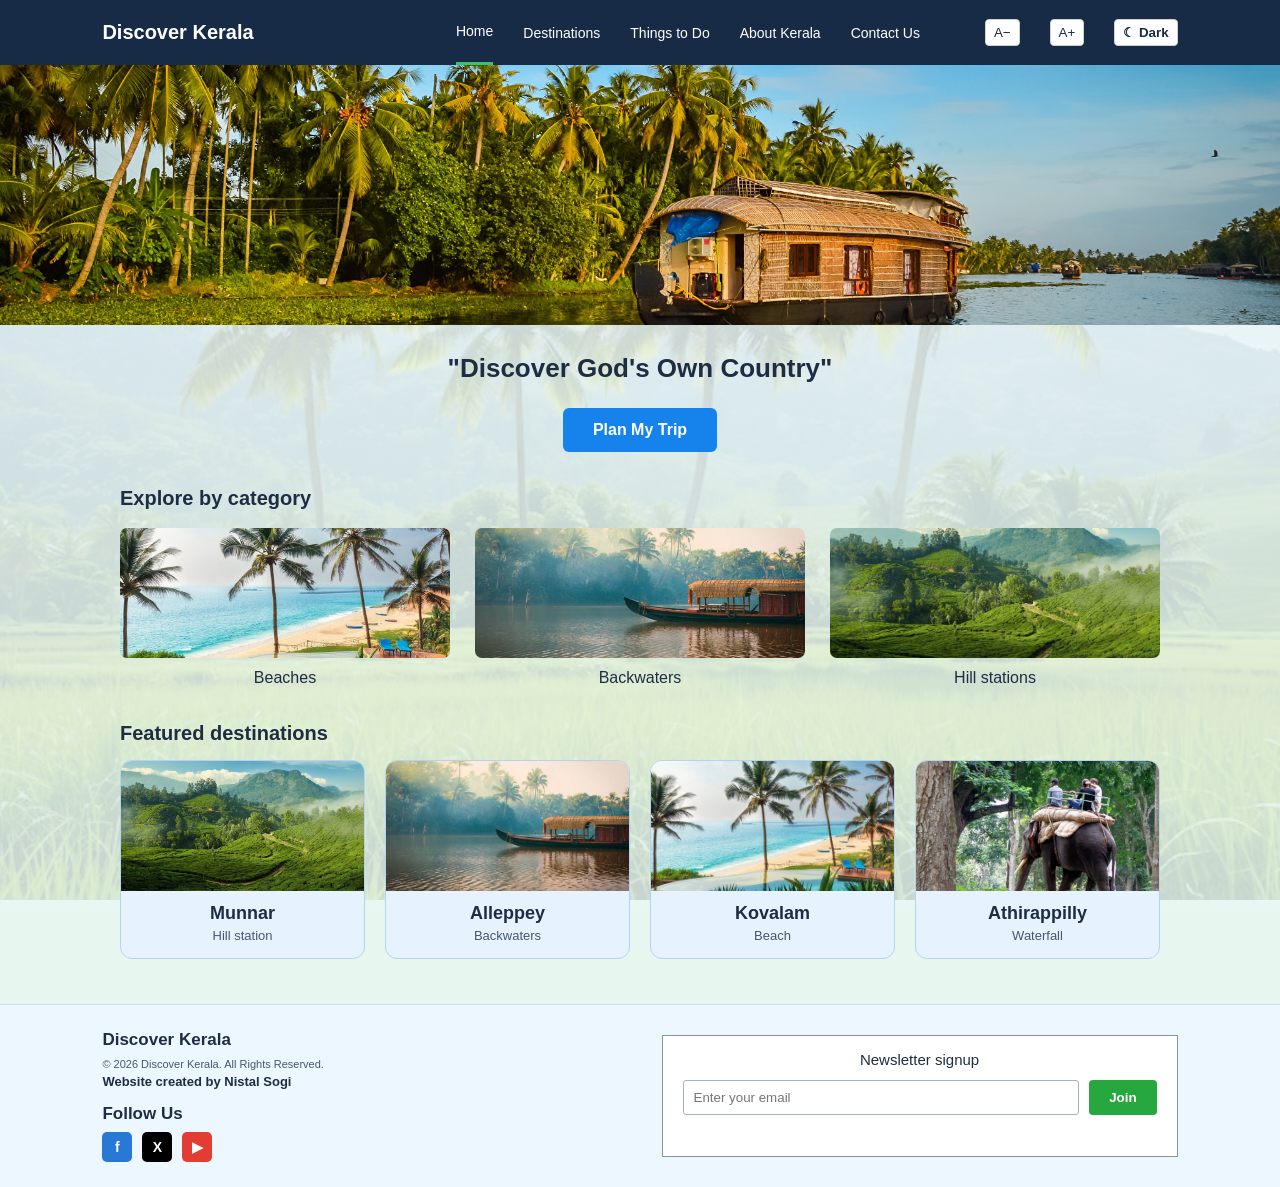
<file: index.html>
<!DOCTYPE html>
<html lang="en">

<head>
    <meta charset="UTF-8">
    <meta name="viewport" content="width=device-width, initial-scale=1.0">
    <title>Discover Kerala</title>
    <link rel="stylesheet" href="style.css">
</head>

<body>
    <header class="navbar">
        <div class="logo">Discover Kerala</div>
        <nav aria-label="Main navigation">
            <a href="index.html" class="active">Home</a>
            <a href="destinations.html">Destinations</a>
            <a href="things-to-do.html">Things to Do</a>
            <a href="about-kerala.html">About Kerala</a>
            <a href="contact-us.html">Contact Us</a>
            <div id="google_translate_element"></div>
            <button type="button" class="size-btn" onclick="changeTextSize(-1)"
                aria-label="Decrease text size">A&minus;</button>
            <button type="button" class="size-btn" onclick="changeTextSize(1)"
                aria-label="Increase text size">A+</button>
            <button type="button" class="size-btn mode-btn" id="modeBtn" onclick="toggleMode()"
                aria-label="Switch between dark and light mode">&#9790; Dark</button>
        </nav>
    </header>
    <main>
        <section class="hero">
            <img src="IMAGE.jpg" alt="Kerala Backwaters">
            <div class="birds" aria-hidden="true">
                <div class="bird b1"><svg viewBox="0 0 40 20">
                        <path d="M2 14 Q10 0 20 12 Q30 0 38 14" />
                    </svg></div>
                <div class="bird b2"><svg viewBox="0 0 40 20">
                        <path d="M2 14 Q10 0 20 12 Q30 0 38 14" />
                    </svg></div>
                <div class="bird b3"><svg viewBox="0 0 40 20">
                        <path d="M2 14 Q10 0 20 12 Q30 0 38 14" />
                    </svg></div>
                <div class="bird b4"><svg viewBox="0 0 40 20">
                        <path d="M2 14 Q10 0 20 12 Q30 0 38 14" />
                    </svg></div>
            </div>
        </section>
        <section class="welcome">
            <h1>"Discover God's Own Country"</h1>
            <button type="button" onclick="planTrip()">Plan My Trip</button>
        </section>
        <section class="categories">
            <h2>Explore by category</h2>
            <div class="category-container">
                <div class="category-card"><a href="destinations.html#beach"><img src="Beach image.jpeg"
                            alt="Kerala Beaches">
                        <h3>Beaches</h3>
                    </a></div>
                <div class="category-card"><a href="destinations.html#backwaters"><img src="Backwater image.jpeg"
                            alt="Kerala Backwaters">
                        <h3>Backwaters</h3>
                    </a></div>
                <div class="category-card"><a href="destinations.html#hill-station"><img src="Hill image.jpeg"
                            alt="Kerala Hill Stations">
                        <h3>Hill stations</h3>
                    </a></div>
            </div>
        </section>
        <section class="featured">
            <h2>Featured destinations</h2>
            <div class="dest-grid">
                <a class="dest-card" href="munnar.html">
                    <img src="Hill image.jpeg" alt="Tea-covered hills of Munnar">
                    <h3>Munnar</h3>
                    <span>Hill station</span>
                </a>
                <a class="dest-card" href="alleppey.html">
                    <img src="Backwater image.jpeg" alt="Backwaters at Alleppey">
                    <h3>Alleppey</h3>
                    <span>Backwaters</span>
                </a>
                <a class="dest-card" href="kovalam.html">
                    <img src="Beach image.jpeg" alt="Beach at Kovalam">
                    <h3>Kovalam</h3>
                    <span>Beach</span>
                </a>
                <a class="dest-card" href="athirappilly.html">
                    <img src="wildlife safari image.jpeg" alt="Forest near Athirappilly Falls">
                    <h3>Athirappilly</h3>
                    <span>Waterfall</span>
                </a>
            </div>
        </section>
    </main>
    <footer>
        <div class="footer-info">
            <h3>Discover Kerala</h3>
            <p>&copy; 2026 Discover Kerala. All Rights Reserved.</p>
            <p>Website created by Nistal Sogi</p>
            <h3>Follow Us</h3>
            <div class="social-icons">
                <a href="https://www.facebook.com" aria-label="Facebook" target="_blank" rel="noopener">f</a>
                <a href="https://x.com" aria-label="X" target="_blank" rel="noopener">X</a>
                <a href="https://www.youtube.com" aria-label="YouTube" target="_blank" rel="noopener">&#9654;</a>
            </div>
        </div>
        <div class="newsletter">
            <h3>Newsletter signup</h3>
            <div class="newsletter-form">
                <label for="email" class="sr">Email address</label>
                <input type="email" id="email" placeholder="Enter your email">
                <button type="button" onclick="joinNewsletter()">Join</button>
            </div>
            <p id="newsletter-msg" role="status" class="msg"></p>
        </div>
    </footer>
    <script src="script.js"></script>
    <script src="https://translate.google.com/translate_a/element.js?cb=googleTranslateElementInit"></script>
</body>

</html>
</file>
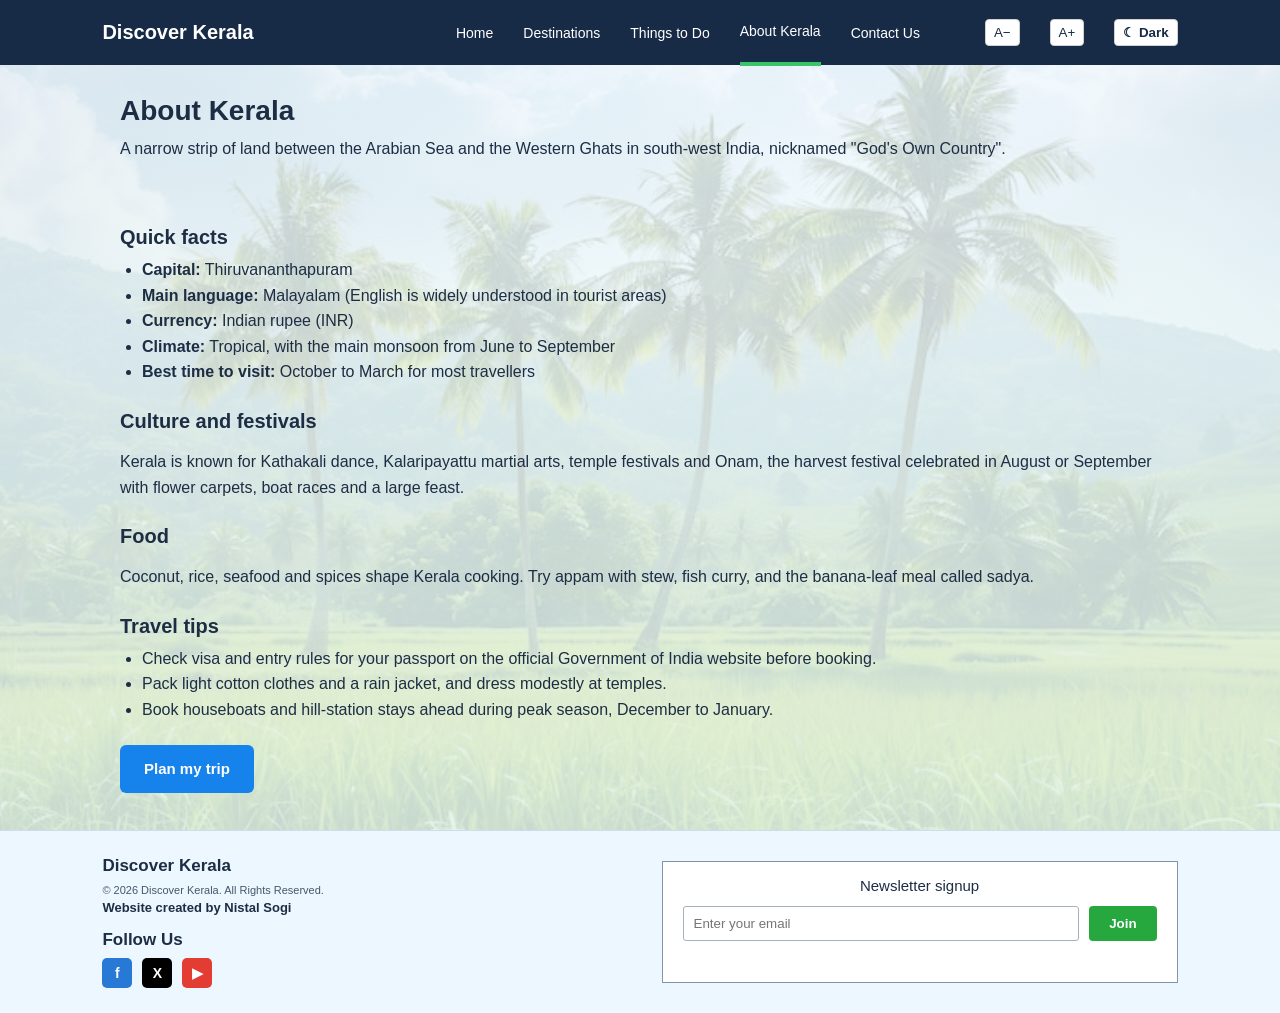
<file: about-kerala.html>
<!DOCTYPE html>
<html lang="en">

<head>
    <meta charset="UTF-8">
    <meta name="viewport" content="width=device-width, initial-scale=1.0">
    <title>About Kerala - Discover Kerala</title>
    <link rel="stylesheet" href="style.css">
</head>

<body>
    <header class="navbar">
        <div class="logo">Discover Kerala</div>
        <nav aria-label="Main navigation">
            <a href="index.html">Home</a>
            <a href="destinations.html">Destinations</a>
            <a href="things-to-do.html">Things to Do</a>
            <a href="about-kerala.html" class="active">About Kerala</a>
            <a href="contact-us.html">Contact Us</a>
            <div id="google_translate_element"></div>
            <button type="button" class="size-btn" onclick="changeTextSize(-1)"
                aria-label="Decrease text size">A&minus;</button>
            <button type="button" class="size-btn" onclick="changeTextSize(1)"
                aria-label="Increase text size">A+</button>
            <button type="button" class="size-btn mode-btn" id="modeBtn" onclick="toggleMode()"
                aria-label="Switch between dark and light mode">&#9790; Dark</button>
        </nav>
    </header>
    <main>
        <section class="page-heading">
            <h1>About Kerala</h1>
            <p>A narrow strip of land between the Arabian Sea and the Western Ghats in south-west India, nicknamed
                "God's Own Country".</p>
        </section>
        <section class="content">
            <h2>Quick facts</h2>
            <ul>
                <li><strong>Capital:</strong> Thiruvananthapuram</li>
                <li><strong>Main language:</strong> Malayalam (English is widely understood in tourist areas)</li>
                <li><strong>Currency:</strong> Indian rupee (INR)</li>
                <li><strong>Climate:</strong> Tropical, with the main monsoon from June to September</li>
                <li><strong>Best time to visit:</strong> October to March for most travellers</li>
            </ul>
            <h2>Culture and festivals</h2>
            <p>Kerala is known for Kathakali dance, Kalaripayattu martial arts, temple festivals and Onam, the harvest
                festival celebrated in August or September with flower carpets, boat races and a large feast.</p>
            <h2>Food</h2>
            <p>Coconut, rice, seafood and spices shape Kerala cooking. Try appam with stew, fish curry, and the
                banana-leaf meal called sadya.</p>
            <h2>Travel tips</h2>
            <ul>
                <li>Check visa and entry rules for your passport on the official Government of India website before
                    booking.</li>
                <li>Pack light cotton clothes and a rain jacket, and dress modestly at temples.</li>
                <li>Book houseboats and hill-station stays ahead during peak season, December to January.</li>
            </ul>
            <p><a class="btn" href="contact-us.html#plan">Plan my trip</a></p>
        </section>
    </main>
    <footer>
        <div class="footer-info">
            <h3>Discover Kerala</h3>
            <p>&copy; 2026 Discover Kerala. All Rights Reserved.</p>
            <p>Website created by Nistal Sogi</p>
            <h3>Follow Us</h3>
            <div class="social-icons">
                <a href="https://www.facebook.com" aria-label="Facebook" target="_blank" rel="noopener">f</a>
                <a href="https://x.com" aria-label="X" target="_blank" rel="noopener">X</a>
                <a href="https://www.youtube.com" aria-label="YouTube" target="_blank" rel="noopener">&#9654;</a>
            </div>
        </div>
        <div class="newsletter">
            <h3>Newsletter signup</h3>
            <div class="newsletter-form">
                <label for="email" class="sr">Email address</label>
                <input type="email" id="email" placeholder="Enter your email">
                <button type="button" onclick="joinNewsletter()">Join</button>
            </div>
            <p id="newsletter-msg" role="status" class="msg"></p>
        </div>
    </footer>
    <script src="script.js"></script>
    <script src="https://translate.google.com/translate_a/element.js?cb=googleTranslateElementInit"></script>
</body>

</html>
</file>
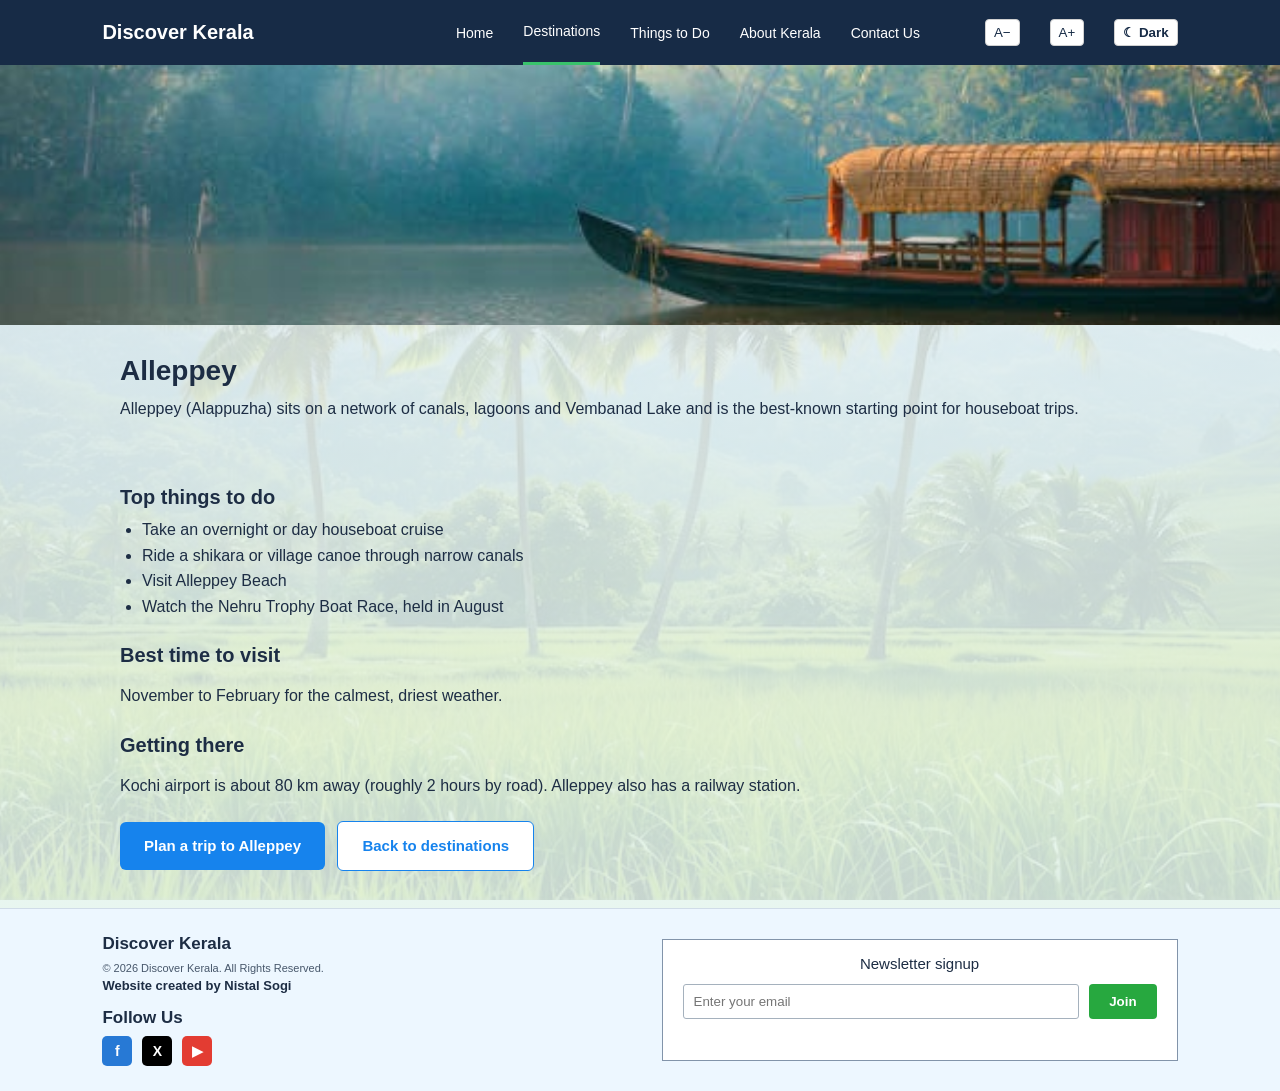
<file: alleppey.html>
<!DOCTYPE html>
<html lang="en">

<head>
    <meta charset="UTF-8">
    <meta name="viewport" content="width=device-width, initial-scale=1.0">
    <title>Alleppey - Discover Kerala</title>
    <link rel="stylesheet" href="style.css">
</head>

<body>
    <header class="navbar">
        <div class="logo">Discover Kerala</div>
        <nav aria-label="Main navigation">
            <a href="index.html">Home</a>
            <a href="destinations.html" class="active">Destinations</a>
            <a href="things-to-do.html">Things to Do</a>
            <a href="about-kerala.html">About Kerala</a>
            <a href="contact-us.html">Contact Us</a>
            <div id="google_translate_element"></div>
            <button type="button" class="size-btn" onclick="changeTextSize(-1)"
                aria-label="Decrease text size">A&minus;</button>
            <button type="button" class="size-btn" onclick="changeTextSize(1)"
                aria-label="Increase text size">A+</button>
            <button type="button" class="size-btn mode-btn" id="modeBtn" onclick="toggleMode()"
                aria-label="Switch between dark and light mode">&#9790; Dark</button>
        </nav>
    </header>
    <main>
        <section class="hero"><img src="Backwater image.jpeg" alt="Backwaters at Alleppey"></section>
        <section class="page-heading">
            <h1>Alleppey</h1>
            <p>Alleppey (Alappuzha) sits on a network of canals, lagoons and Vembanad Lake and is the best-known
                starting point for houseboat trips.</p>
        </section>
        <section class="content">
            <h2>Top things to do</h2>
            <ul>
                <li>Take an overnight or day houseboat cruise</li>
                <li>Ride a shikara or village canoe through narrow canals</li>
                <li>Visit Alleppey Beach</li>
                <li>Watch the Nehru Trophy Boat Race, held in August</li>
            </ul>
            <h2>Best time to visit</h2>
            <p>November to February for the calmest, driest weather.</p>
            <h2>Getting there</h2>
            <p>Kochi airport is about 80 km away (roughly 2 hours by road). Alleppey also has a railway station.</p>
            <p><a class="btn" href="contact-us.html#plan">Plan a trip to Alleppey</a> <a class="btn alt"
                    href="destinations.html">Back to destinations</a></p>
        </section>
    </main>
    <footer>
        <div class="footer-info">
            <h3>Discover Kerala</h3>
            <p>&copy; 2026 Discover Kerala. All Rights Reserved.</p>
            <p>Website created by Nistal Sogi</p>
            <h3>Follow Us</h3>
            <div class="social-icons">
                <a href="https://www.facebook.com" aria-label="Facebook" target="_blank" rel="noopener">f</a>
                <a href="https://x.com" aria-label="X" target="_blank" rel="noopener">X</a>
                <a href="https://www.youtube.com" aria-label="YouTube" target="_blank" rel="noopener">&#9654;</a>
            </div>
        </div>
        <div class="newsletter">
            <h3>Newsletter signup</h3>
            <div class="newsletter-form">
                <label for="email" class="sr">Email address</label>
                <input type="email" id="email" placeholder="Enter your email">
                <button type="button" onclick="joinNewsletter()">Join</button>
            </div>
            <p id="newsletter-msg" role="status" class="msg"></p>
        </div>
    </footer>
    <script src="script.js"></script>
    <script src="https://translate.google.com/translate_a/element.js?cb=googleTranslateElementInit"></script>
</body>

</html>
</file>
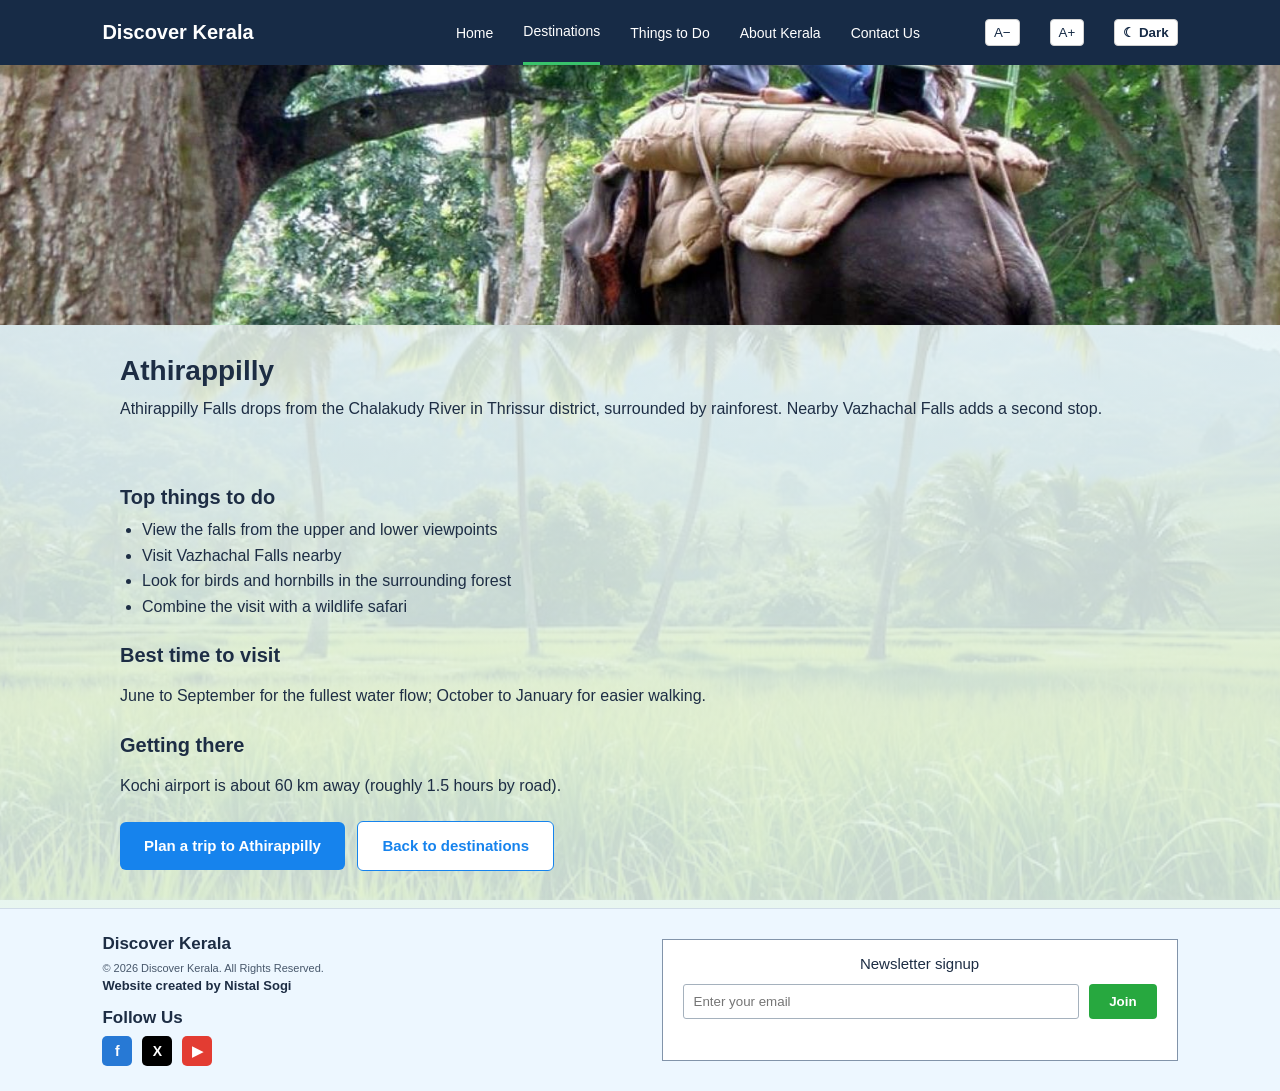
<file: athirappilly.html>
<!DOCTYPE html>
<html lang="en">

<head>
    <meta charset="UTF-8">
    <meta name="viewport" content="width=device-width, initial-scale=1.0">
    <title>Athirappilly - Discover Kerala</title>
    <link rel="stylesheet" href="style.css">
</head>

<body>
    <header class="navbar">
        <div class="logo">Discover Kerala</div>
        <nav aria-label="Main navigation">
            <a href="index.html">Home</a>
            <a href="destinations.html" class="active">Destinations</a>
            <a href="things-to-do.html">Things to Do</a>
            <a href="about-kerala.html">About Kerala</a>
            <a href="contact-us.html">Contact Us</a>
            <div id="google_translate_element"></div>
            <button type="button" class="size-btn" onclick="changeTextSize(-1)"
                aria-label="Decrease text size">A&minus;</button>
            <button type="button" class="size-btn" onclick="changeTextSize(1)"
                aria-label="Increase text size">A+</button>
            <button type="button" class="size-btn mode-btn" id="modeBtn" onclick="toggleMode()"
                aria-label="Switch between dark and light mode">&#9790; Dark</button>
        </nav>
    </header>
    <main>
        <section class="hero"><img src="wildlife safari image.jpeg" alt="Forest near Athirappilly Falls"></section>
        <section class="page-heading">
            <h1>Athirappilly</h1>
            <p>Athirappilly Falls drops from the Chalakudy River in Thrissur district, surrounded by rainforest. Nearby
                Vazhachal Falls adds a second stop.</p>
        </section>
        <section class="content">
            <h2>Top things to do</h2>
            <ul>
                <li>View the falls from the upper and lower viewpoints</li>
                <li>Visit Vazhachal Falls nearby</li>
                <li>Look for birds and hornbills in the surrounding forest</li>
                <li>Combine the visit with a wildlife safari</li>
            </ul>
            <h2>Best time to visit</h2>
            <p>June to September for the fullest water flow; October to January for easier walking.</p>
            <h2>Getting there</h2>
            <p>Kochi airport is about 60 km away (roughly 1.5 hours by road).</p>
            <p><a class="btn" href="contact-us.html#plan">Plan a trip to Athirappilly</a> <a class="btn alt"
                    href="destinations.html">Back to destinations</a></p>
        </section>
    </main>
    <footer>
        <div class="footer-info">
            <h3>Discover Kerala</h3>
            <p>&copy; 2026 Discover Kerala. All Rights Reserved.</p>
            <p>Website created by Nistal Sogi</p>
            <h3>Follow Us</h3>
            <div class="social-icons">
                <a href="https://www.facebook.com" aria-label="Facebook" target="_blank" rel="noopener">f</a>
                <a href="https://x.com" aria-label="X" target="_blank" rel="noopener">X</a>
                <a href="https://www.youtube.com" aria-label="YouTube" target="_blank" rel="noopener">&#9654;</a>
            </div>
        </div>
        <div class="newsletter">
            <h3>Newsletter signup</h3>
            <div class="newsletter-form">
                <label for="email" class="sr">Email address</label>
                <input type="email" id="email" placeholder="Enter your email">
                <button type="button" onclick="joinNewsletter()">Join</button>
            </div>
            <p id="newsletter-msg" role="status" class="msg"></p>
        </div>
    </footer>
    <script src="script.js"></script>
    <script src="https://translate.google.com/translate_a/element.js?cb=googleTranslateElementInit"></script>
</body>

</html>
</file>
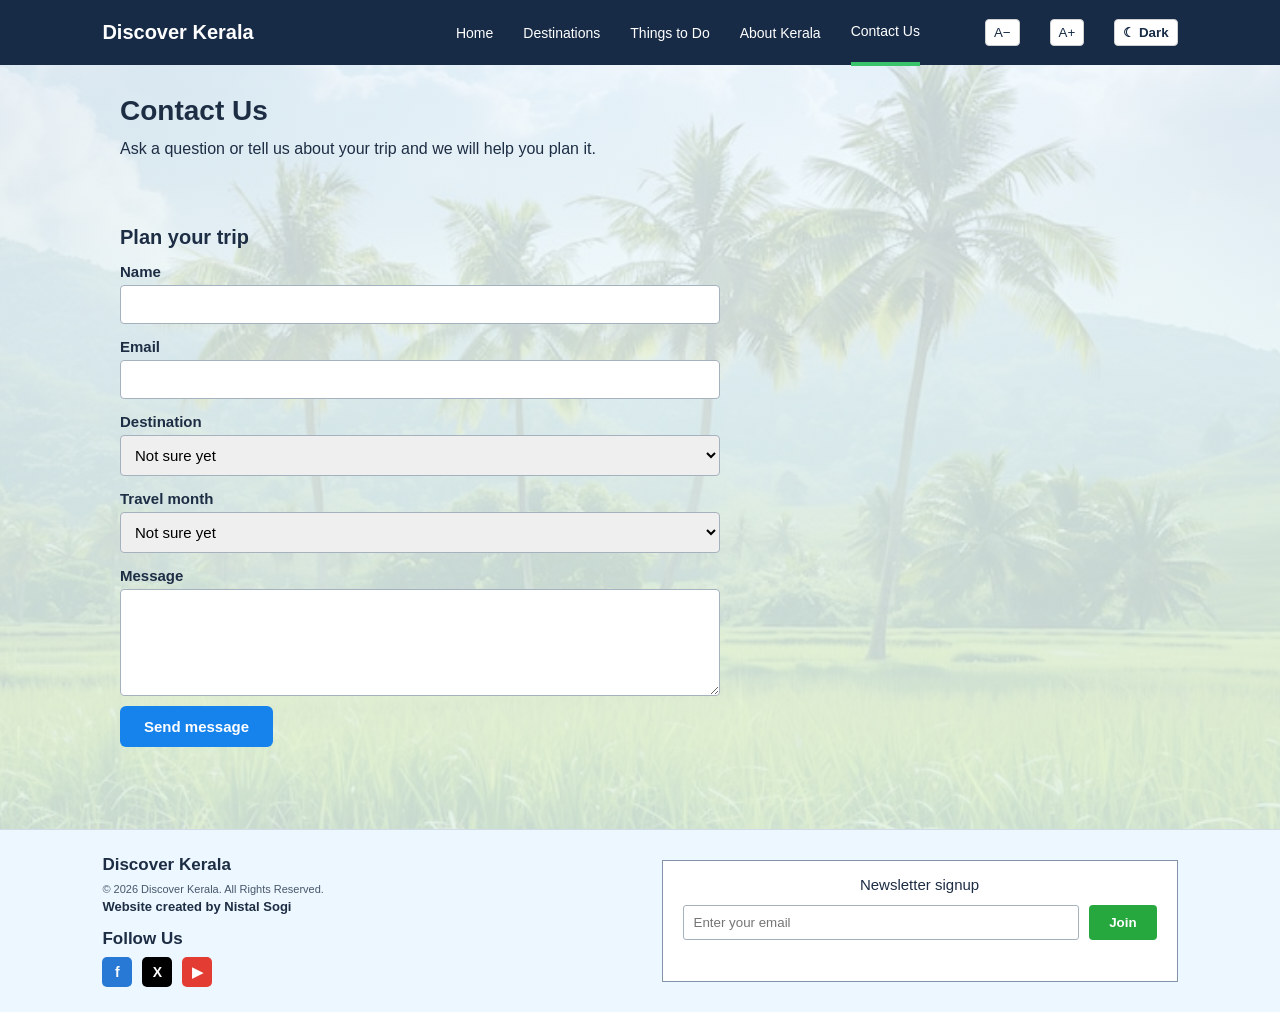
<file: contact-us.html>
<!DOCTYPE html>
<html lang="en">

<head>
    <meta charset="UTF-8">
    <meta name="viewport" content="width=device-width, initial-scale=1.0">
    <title>Contact Us - Discover Kerala</title>
    <link rel="stylesheet" href="style.css">
</head>

<body>
    <header class="navbar">
        <div class="logo">Discover Kerala</div>
        <nav aria-label="Main navigation">
            <a href="index.html">Home</a>
            <a href="destinations.html">Destinations</a>
            <a href="things-to-do.html">Things to Do</a>
            <a href="about-kerala.html">About Kerala</a>
            <a href="contact-us.html" class="active">Contact Us</a>
            <div id="google_translate_element"></div>
            <button type="button" class="size-btn" onclick="changeTextSize(-1)"
                aria-label="Decrease text size">A&minus;</button>
            <button type="button" class="size-btn" onclick="changeTextSize(1)"
                aria-label="Increase text size">A+</button>
            <button type="button" class="size-btn mode-btn" id="modeBtn" onclick="toggleMode()"
                aria-label="Switch between dark and light mode">&#9790; Dark</button>
        </nav>
    </header>
    <main>
        <section class="page-heading">
            <h1>Contact Us</h1>
            <p>Ask a question or tell us about your trip and we will help you plan it.</p>
        </section>
        <section class="content" id="plan">
            <h2>Plan your trip</h2>
            <form id="contactForm" novalidate>
                <label for="name">Name</label>
                <input type="text" id="name" required>
                <label for="contact-email">Email</label>
                <input type="email" id="contact-email" required>
                <label for="destination">Destination</label>
                <select id="destination">
                    <option value="">Not sure yet</option>
                    <option>Munnar</option>
                    <option>Alleppey</option>
                    <option>Kovalam</option>
                    <option>Athirappilly</option>
                </select>
                <label for="month">Travel month</label>
                <select id="month">
                    <option value="">Not sure yet</option>
                    <option>January</option>
                    <option>February</option>
                    <option>March</option>
                    <option>April</option>
                    <option>May</option>
                    <option>June</option>
                    <option>July</option>
                    <option>August</option>
                    <option>September</option>
                    <option>October</option>
                    <option>November</option>
                    <option>December</option>
                </select>
                <label for="message">Message</label>
                <textarea id="message" rows="5" required></textarea>
                <button type="submit" class="btn">Send message</button>
                <p id="form-msg" role="status" class="msg"></p>
            </form>
        </section>
    </main>
    <footer>
        <div class="footer-info">
            <h3>Discover Kerala</h3>
            <p>&copy; 2026 Discover Kerala. All Rights Reserved.</p>
            <p>Website created by Nistal Sogi</p>
            <h3>Follow Us</h3>
            <div class="social-icons">
                <a href="https://www.facebook.com" aria-label="Facebook" target="_blank" rel="noopener">f</a>
                <a href="https://x.com" aria-label="X" target="_blank" rel="noopener">X</a>
                <a href="https://www.youtube.com" aria-label="YouTube" target="_blank" rel="noopener">&#9654;</a>
            </div>
        </div>
        <div class="newsletter">
            <h3>Newsletter signup</h3>
            <div class="newsletter-form">
                <label for="email" class="sr">Email address</label>
                <input type="email" id="email" placeholder="Enter your email">
                <button type="button" onclick="joinNewsletter()">Join</button>
            </div>
            <p id="newsletter-msg" role="status" class="msg"></p>
        </div>
    </footer>
    <script src="script.js"></script>
    <script src="https://translate.google.com/translate_a/element.js?cb=googleTranslateElementInit"></script>
</body>

</html>
</file>
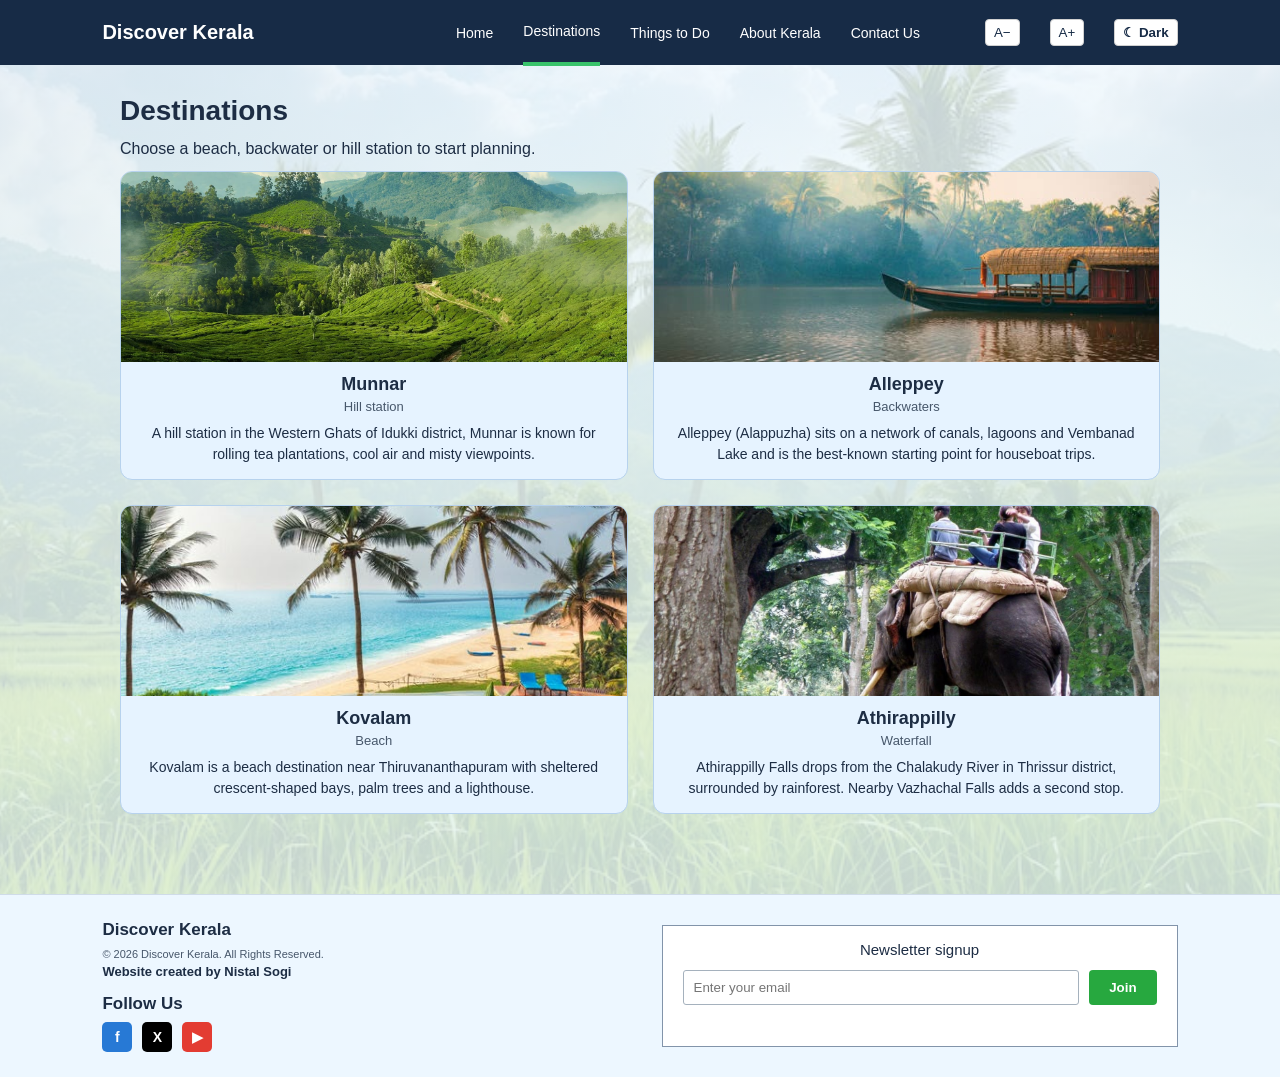
<file: destinations.html>
<!DOCTYPE html>
<html lang="en">

<head>
    <meta charset="UTF-8">
    <meta name="viewport" content="width=device-width, initial-scale=1.0">
    <title>Destinations - Discover Kerala</title>
    <link rel="stylesheet" href="style.css">
</head>

<body>
    <header class="navbar">
        <div class="logo">Discover Kerala</div>
        <nav aria-label="Main navigation">
            <a href="index.html">Home</a>
            <a href="destinations.html" class="active">Destinations</a>
            <a href="things-to-do.html">Things to Do</a>
            <a href="about-kerala.html">About Kerala</a>
            <a href="contact-us.html">Contact Us</a>
            <div id="google_translate_element"></div>
            <button type="button" class="size-btn" onclick="changeTextSize(-1)"
                aria-label="Decrease text size">A&minus;</button>
            <button type="button" class="size-btn" onclick="changeTextSize(1)"
                aria-label="Increase text size">A+</button>
            <button type="button" class="size-btn mode-btn" id="modeBtn" onclick="toggleMode()"
                aria-label="Switch between dark and light mode">&#9790; Dark</button>
        </nav>
    </header>
    <main>
        <section class="page-heading">
            <h1>Destinations</h1>
            <p>Choose a beach, backwater or hill station to start planning.</p>
        </section>
        <section class="featured">
            <div class="dest-grid two">
                <a class="dest-card" id="hill-station" href="munnar.html">
                    <img src="Hill image.jpeg" alt="Tea-covered hills of Munnar">
                    <h3>Munnar</h3>
                    <span>Hill station</span>
                    <p>A hill station in the Western Ghats of Idukki district, Munnar is known for rolling tea
                        plantations, cool air and misty viewpoints.</p>
                </a>
                <a class="dest-card" id="backwaters" href="alleppey.html">
                    <img src="Backwater image.jpeg" alt="Backwaters at Alleppey">
                    <h3>Alleppey</h3>
                    <span>Backwaters</span>
                    <p>Alleppey (Alappuzha) sits on a network of canals, lagoons and Vembanad Lake and is the best-known
                        starting point for houseboat trips.</p>
                </a>
                <a class="dest-card" id="beach" href="kovalam.html">
                    <img src="Beach image.jpeg" alt="Beach at Kovalam">
                    <h3>Kovalam</h3>
                    <span>Beach</span>
                    <p>Kovalam is a beach destination near Thiruvananthapuram with sheltered crescent-shaped bays, palm
                        trees and a lighthouse.</p>
                </a>
                <a class="dest-card" id="waterfall" href="athirappilly.html">
                    <img src="wildlife safari image.jpeg" alt="Forest near Athirappilly Falls">
                    <h3>Athirappilly</h3>
                    <span>Waterfall</span>
                    <p>Athirappilly Falls drops from the Chalakudy River in Thrissur district, surrounded by rainforest.
                        Nearby Vazhachal Falls adds a second stop.</p>
                </a>
            </div>
        </section>
    </main>
    <footer>
        <div class="footer-info">
            <h3>Discover Kerala</h3>
            <p>&copy; 2026 Discover Kerala. All Rights Reserved.</p>
            <p>Website created by Nistal Sogi</p>
            <h3>Follow Us</h3>
            <div class="social-icons">
                <a href="https://www.facebook.com" aria-label="Facebook" target="_blank" rel="noopener">f</a>
                <a href="https://x.com" aria-label="X" target="_blank" rel="noopener">X</a>
                <a href="https://www.youtube.com" aria-label="YouTube" target="_blank" rel="noopener">&#9654;</a>
            </div>
        </div>
        <div class="newsletter">
            <h3>Newsletter signup</h3>
            <div class="newsletter-form">
                <label for="email" class="sr">Email address</label>
                <input type="email" id="email" placeholder="Enter your email">
                <button type="button" onclick="joinNewsletter()">Join</button>
            </div>
            <p id="newsletter-msg" role="status" class="msg"></p>
        </div>
    </footer>
    <script src="script.js"></script>
    <script src="https://translate.google.com/translate_a/element.js?cb=googleTranslateElementInit"></script>
</body>

</html>
</file>
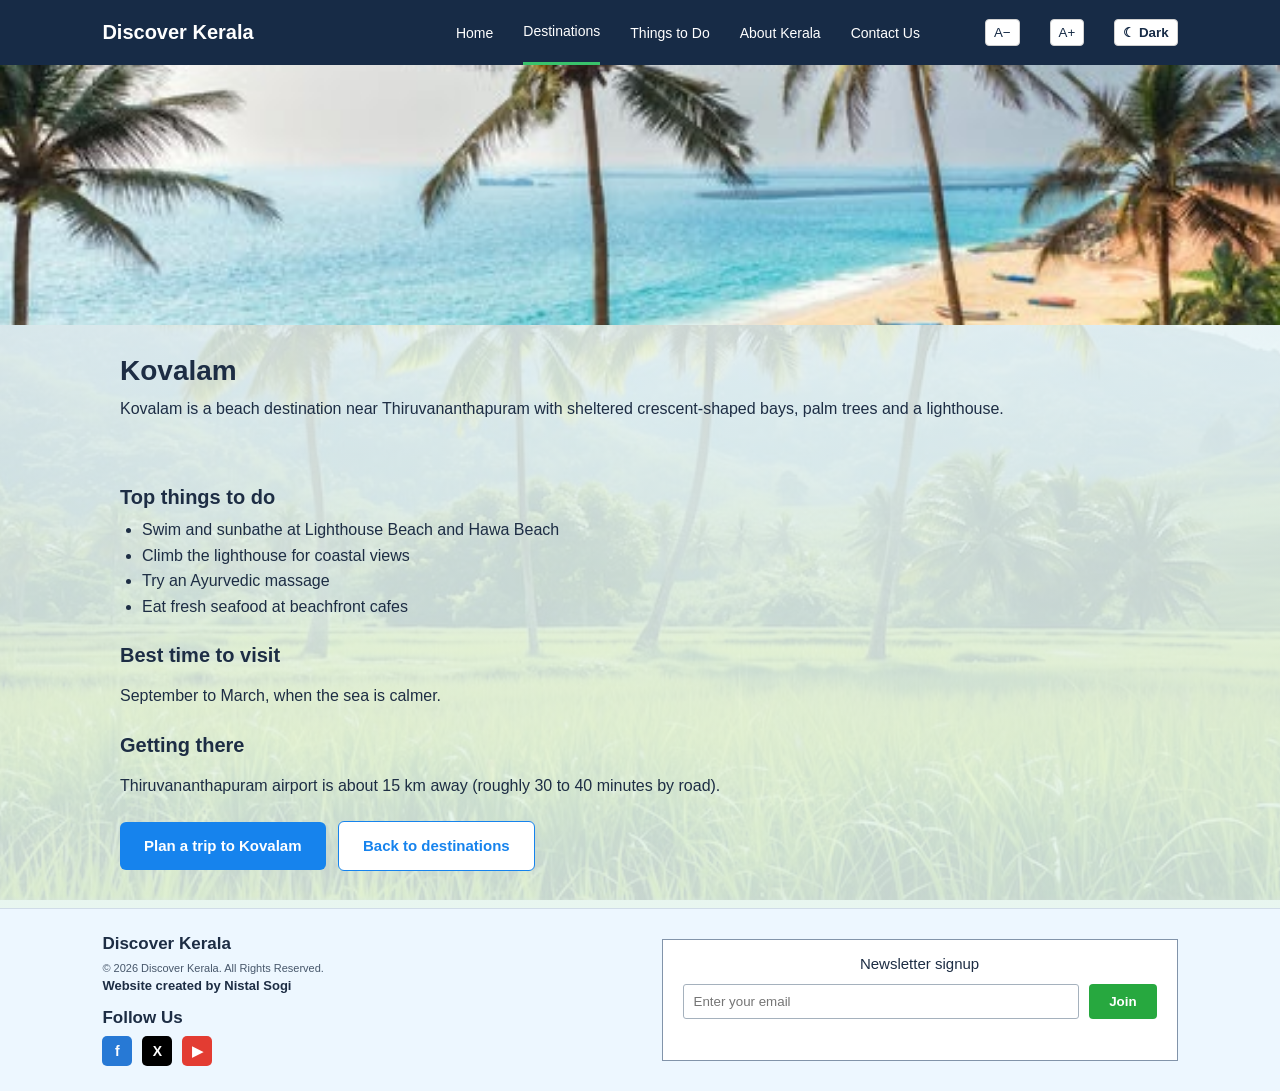
<file: kovalam.html>
<!DOCTYPE html>
<html lang="en">

<head>
    <meta charset="UTF-8">
    <meta name="viewport" content="width=device-width, initial-scale=1.0">
    <title>Kovalam - Discover Kerala</title>
    <link rel="stylesheet" href="style.css">
</head>

<body>
    <header class="navbar">
        <div class="logo">Discover Kerala</div>
        <nav aria-label="Main navigation">
            <a href="index.html">Home</a>
            <a href="destinations.html" class="active">Destinations</a>
            <a href="things-to-do.html">Things to Do</a>
            <a href="about-kerala.html">About Kerala</a>
            <a href="contact-us.html">Contact Us</a>
            <div id="google_translate_element"></div>
            <button type="button" class="size-btn" onclick="changeTextSize(-1)"
                aria-label="Decrease text size">A&minus;</button>
            <button type="button" class="size-btn" onclick="changeTextSize(1)"
                aria-label="Increase text size">A+</button>
            <button type="button" class="size-btn mode-btn" id="modeBtn" onclick="toggleMode()"
                aria-label="Switch between dark and light mode">&#9790; Dark</button>
        </nav>
    </header>
    <main>
        <section class="hero"><img src="Beach image.jpeg" alt="Beach at Kovalam"></section>
        <section class="page-heading">
            <h1>Kovalam</h1>
            <p>Kovalam is a beach destination near Thiruvananthapuram with sheltered crescent-shaped bays, palm trees
                and a lighthouse.</p>
        </section>
        <section class="content">
            <h2>Top things to do</h2>
            <ul>
                <li>Swim and sunbathe at Lighthouse Beach and Hawa Beach</li>
                <li>Climb the lighthouse for coastal views</li>
                <li>Try an Ayurvedic massage</li>
                <li>Eat fresh seafood at beachfront cafes</li>
            </ul>
            <h2>Best time to visit</h2>
            <p>September to March, when the sea is calmer.</p>
            <h2>Getting there</h2>
            <p>Thiruvananthapuram airport is about 15 km away (roughly 30 to 40 minutes by road).</p>
            <p><a class="btn" href="contact-us.html#plan">Plan a trip to Kovalam</a> <a class="btn alt"
                    href="destinations.html">Back to destinations</a></p>
        </section>
    </main>
    <footer>
        <div class="footer-info">
            <h3>Discover Kerala</h3>
            <p>&copy; 2026 Discover Kerala. All Rights Reserved.</p>
            <p>Website created by Nistal Sogi</p>
            <h3>Follow Us</h3>
            <div class="social-icons">
                <a href="https://www.facebook.com" aria-label="Facebook" target="_blank" rel="noopener">f</a>
                <a href="https://x.com" aria-label="X" target="_blank" rel="noopener">X</a>
                <a href="https://www.youtube.com" aria-label="YouTube" target="_blank" rel="noopener">&#9654;</a>
            </div>
        </div>
        <div class="newsletter">
            <h3>Newsletter signup</h3>
            <div class="newsletter-form">
                <label for="email" class="sr">Email address</label>
                <input type="email" id="email" placeholder="Enter your email">
                <button type="button" onclick="joinNewsletter()">Join</button>
            </div>
            <p id="newsletter-msg" role="status" class="msg"></p>
        </div>
    </footer>
    <script src="script.js"></script>
    <script src="https://translate.google.com/translate_a/element.js?cb=googleTranslateElementInit"></script>
</body>

</html>
</file>
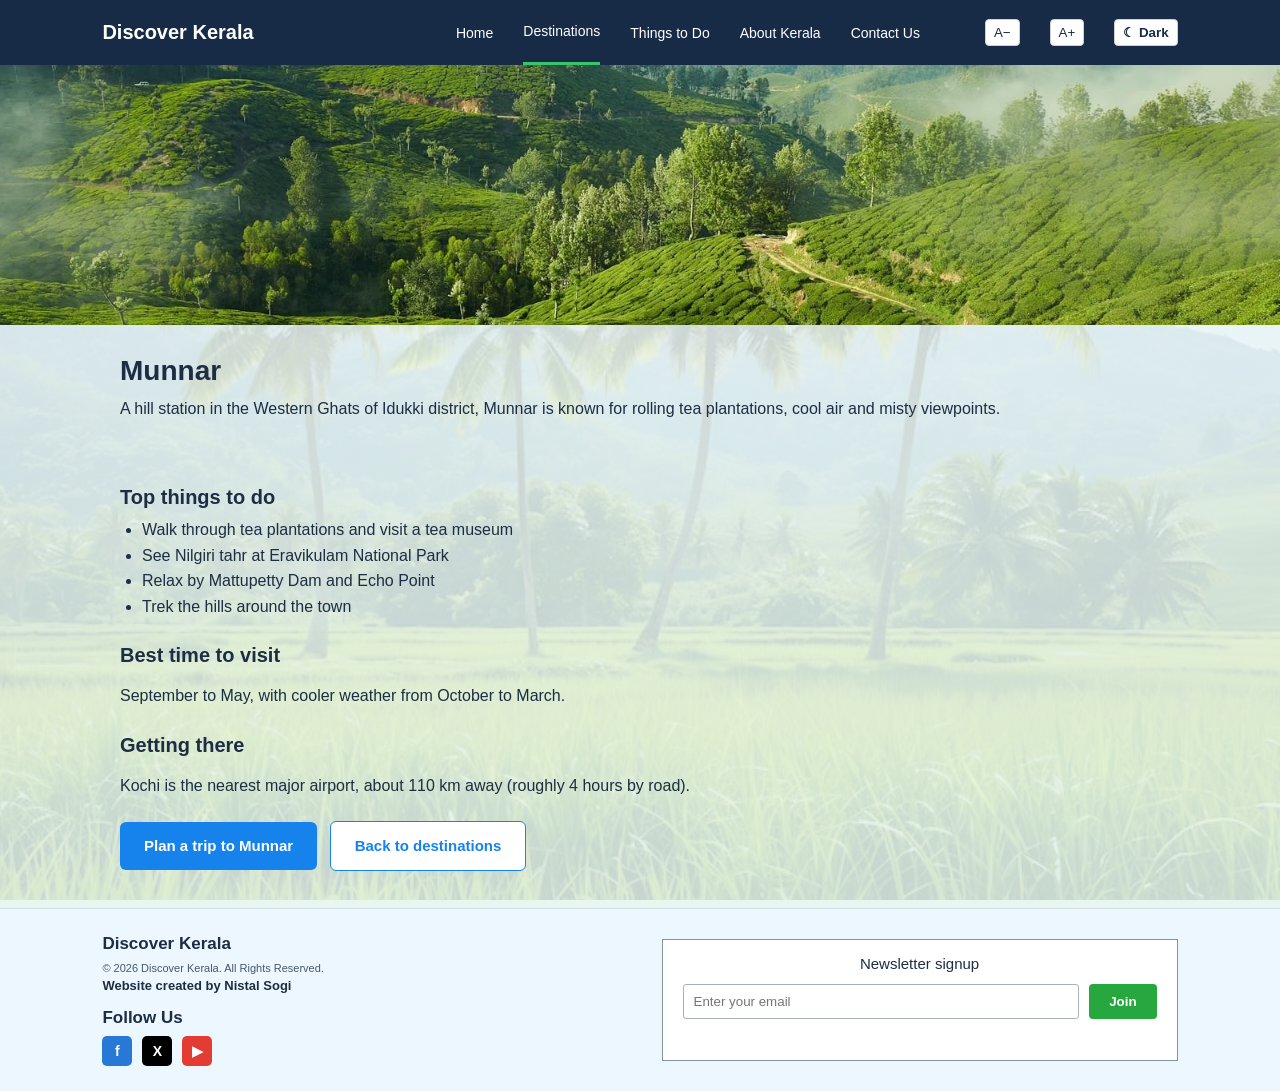
<file: munnar.html>
<!DOCTYPE html>
<html lang="en">

<head>
    <meta charset="UTF-8">
    <meta name="viewport" content="width=device-width, initial-scale=1.0">
    <title>Munnar - Discover Kerala</title>
    <link rel="stylesheet" href="style.css">
</head>

<body>
    <header class="navbar">
        <div class="logo">Discover Kerala</div>
        <nav aria-label="Main navigation">
            <a href="index.html">Home</a>
            <a href="destinations.html" class="active">Destinations</a>
            <a href="things-to-do.html">Things to Do</a>
            <a href="about-kerala.html">About Kerala</a>
            <a href="contact-us.html">Contact Us</a>
            <div id="google_translate_element"></div>
            <button type="button" class="size-btn" onclick="changeTextSize(-1)"
                aria-label="Decrease text size">A&minus;</button>
            <button type="button" class="size-btn" onclick="changeTextSize(1)"
                aria-label="Increase text size">A+</button>
            <button type="button" class="size-btn mode-btn" id="modeBtn" onclick="toggleMode()"
                aria-label="Switch between dark and light mode">&#9790; Dark</button>
        </nav>
    </header>
    <main>
        <section class="hero"><img src="Hill image.jpeg" alt="Tea-covered hills of Munnar"></section>
        <section class="page-heading">
            <h1>Munnar</h1>
            <p>A hill station in the Western Ghats of Idukki district, Munnar is known for rolling tea plantations, cool
                air and misty viewpoints.</p>
        </section>
        <section class="content">
            <h2>Top things to do</h2>
            <ul>
                <li>Walk through tea plantations and visit a tea museum</li>
                <li>See Nilgiri tahr at Eravikulam National Park</li>
                <li>Relax by Mattupetty Dam and Echo Point</li>
                <li>Trek the hills around the town</li>
            </ul>
            <h2>Best time to visit</h2>
            <p>September to May, with cooler weather from October to March.</p>
            <h2>Getting there</h2>
            <p>Kochi is the nearest major airport, about 110 km away (roughly 4 hours by road).</p>
            <p><a class="btn" href="contact-us.html#plan">Plan a trip to Munnar</a> <a class="btn alt"
                    href="destinations.html">Back to destinations</a></p>
        </section>
    </main>
    <footer>
        <div class="footer-info">
            <h3>Discover Kerala</h3>
            <p>&copy; 2026 Discover Kerala. All Rights Reserved.</p>
            <p>Website created by Nistal Sogi</p>
            <h3>Follow Us</h3>
            <div class="social-icons">
                <a href="https://www.facebook.com" aria-label="Facebook" target="_blank" rel="noopener">f</a>
                <a href="https://x.com" aria-label="X" target="_blank" rel="noopener">X</a>
                <a href="https://www.youtube.com" aria-label="YouTube" target="_blank" rel="noopener">&#9654;</a>
            </div>
        </div>
        <div class="newsletter">
            <h3>Newsletter signup</h3>
            <div class="newsletter-form">
                <label for="email" class="sr">Email address</label>
                <input type="email" id="email" placeholder="Enter your email">
                <button type="button" onclick="joinNewsletter()">Join</button>
            </div>
            <p id="newsletter-msg" role="status" class="msg"></p>
        </div>
    </footer>
    <script src="script.js"></script>
    <script src="https://translate.google.com/translate_a/element.js?cb=googleTranslateElementInit"></script>
</body>

</html>
</file>
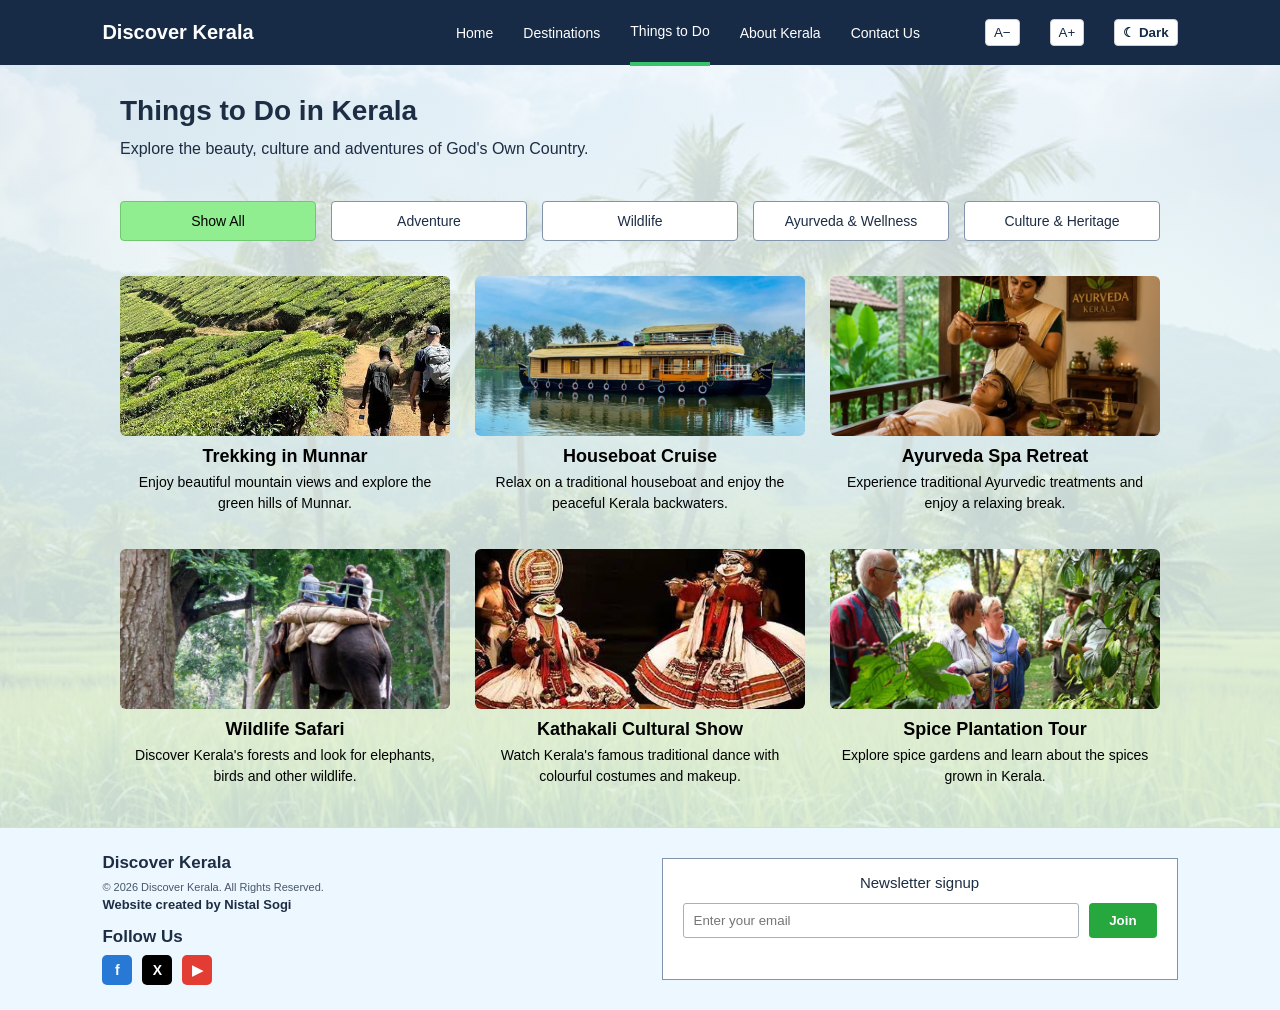
<file: things-to-do.html>
<!DOCTYPE html>
<html lang="en">

<head>
    <meta charset="UTF-8">
    <meta name="viewport" content="width=device-width, initial-scale=1.0">
    <title>Things to Do - Discover Kerala</title>
    <link rel="stylesheet" href="style.css">
</head>

<body>
    <header class="navbar">
        <div class="logo">Discover Kerala</div>
        <nav aria-label="Main navigation">
            <a href="index.html">Home</a>
            <a href="destinations.html">Destinations</a>
            <a href="things-to-do.html" class="active">Things to Do</a>
            <a href="about-kerala.html">About Kerala</a>
            <a href="contact-us.html">Contact Us</a>
            <div id="google_translate_element"></div>
            <button type="button" class="size-btn" onclick="changeTextSize(-1)"
                aria-label="Decrease text size">A&minus;</button>
            <button type="button" class="size-btn" onclick="changeTextSize(1)"
                aria-label="Increase text size">A+</button>
            <button type="button" class="size-btn mode-btn" id="modeBtn" onclick="toggleMode()"
                aria-label="Switch between dark and light mode">&#9790; Dark</button>
        </nav>
    </header>
    <main>
        <section class="page-heading">
            <h1>Things to Do in Kerala</h1>
            <p>Explore the beauty, culture and adventures of God's Own Country.</p>
        </section>
        <section class="activities-section">
            <div class="activity-buttons">
                <button type="button" onclick="showActivities('all', this)" class="active">Show All</button>
                <button type="button" onclick="showActivities('adventure', this)">Adventure</button>
                <button type="button" onclick="showActivities('wildlife', this)">Wildlife</button>
                <button type="button" onclick="showActivities('wellness', this)">Ayurveda &amp; Wellness</button>
                <button type="button" onclick="showActivities('culture', this)">Culture &amp; Heritage</button>
            </div>
            <div class="activities">
                <div class="activity-card" data-category="adventure">
                    <img src="munnar trekking.jpeg" alt="Trekking in Munnar">
                    <h2>Trekking in Munnar</h2>
                    <p>Enjoy beautiful mountain views and explore the green hills of Munnar.</p>
                </div>
                <div class="activity-card" data-category="adventure">
                    <img src="Houseboat image.jpeg" alt="Kerala houseboat cruise">
                    <h2>Houseboat Cruise</h2>
                    <p>Relax on a traditional houseboat and enjoy the peaceful Kerala backwaters.</p>
                </div>
                <div class="activity-card" data-category="wellness">
                    <img src="Ayurveda spa image.jpeg" alt="Ayurveda spa treatment">
                    <h2>Ayurveda Spa Retreat</h2>
                    <p>Experience traditional Ayurvedic treatments and enjoy a relaxing break.</p>
                </div>
                <div class="activity-card" data-category="wildlife">
                    <img src="wildlife safari image.jpeg" alt="Wildlife safari in Kerala">
                    <h2>Wildlife Safari</h2>
                    <p>Discover Kerala's forests and look for elephants, birds and other wildlife.</p>
                </div>
                <div class="activity-card" data-category="culture">
                    <img src="kathakali image.jpeg" alt="Traditional Kathakali performance">
                    <h2>Kathakali Cultural Show</h2>
                    <p>Watch Kerala's famous traditional dance with colourful costumes and makeup.</p>
                </div>
                <div class="activity-card" data-category="culture">
                    <img src="spice plantation image.jpeg" alt="Kerala spice plantation">
                    <h2>Spice Plantation Tour</h2>
                    <p>Explore spice gardens and learn about the spices grown in Kerala.</p>
                </div>
            </div>
        </section>
    </main>
    <footer>
        <div class="footer-info">
            <h3>Discover Kerala</h3>
            <p>&copy; 2026 Discover Kerala. All Rights Reserved.</p>
            <p>Website created by Nistal Sogi</p>
            <h3>Follow Us</h3>
            <div class="social-icons">
                <a href="https://www.facebook.com" aria-label="Facebook" target="_blank" rel="noopener">f</a>
                <a href="https://x.com" aria-label="X" target="_blank" rel="noopener">X</a>
                <a href="https://www.youtube.com" aria-label="YouTube" target="_blank" rel="noopener">&#9654;</a>
            </div>
        </div>
        <div class="newsletter">
            <h3>Newsletter signup</h3>
            <div class="newsletter-form">
                <label for="email" class="sr">Email address</label>
                <input type="email" id="email" placeholder="Enter your email">
                <button type="button" onclick="joinNewsletter()">Join</button>
            </div>
            <p id="newsletter-msg" role="status" class="msg"></p>
        </div>
    </footer>
    <script src="script.js"></script>
    <script src="https://translate.google.com/translate_a/element.js?cb=googleTranslateElementInit"></script>
</body>

</html>
</file>
<file: style.css>
* {
    box-sizing: border-box;
}

body {
    margin: 0;
    font-family: Arial, Helvetica, sans-serif;
    background: #ffffff;
    color: #15b377;
}

/* Navigation */
.navbar {
    height: 65px;
    background: #172b46;
    display: flex;
    align-items: center;
    justify-content: space-between;
    padding: 0 8%;
}

.logo {
    color: white;
    font-size: 20px;
    font-weight: bold;
}

.navbar nav {
    display: flex;
    align-items: center;
    gap: 30px;
}

.navbar nav a {
    color: white;
    text-decoration: none;
    font-size: 14px;
    padding: 23px 0;
    transition: 0.2s;
}

.navbar nav a:hover {
    color: #39c36b;
}

.navbar nav a.active {
    border-bottom: 4px solid #39c36b;
}

/* Google Translate */
#google_translate_element {
    display: flex;
    align-items: center;
    margin-left: 5px;
}

.goog-te-gadget {
    font-family: Arial, Helvetica, sans-serif !important;
    font-size: 0 !important;
    color: white !important;
}

.goog-te-gadget .goog-te-combo {
    font-family: Arial, Helvetica, sans-serif !important;
    font-size: 13px !important;
    color: #1d2d44;
    background-color: white;
    border: 1px solid #d0d0d0;
    border-radius: 4px;
    padding: 5px 7px;
    cursor: pointer;
    outline: none;
}

.goog-te-gadget .goog-te-combo:hover {
    border-color: #39c36b;
}

.goog-te-gadget span {
    display: none !important;
}

/* Hero image */
.hero {
    width: 100%;
    height: 260px;
    overflow: hidden;
}

.hero img {
    width: 100%;
    height: 100%;
    object-fit: cover;
    object-position: center;
    display: block;
}

/* Welcome section */
.welcome {
    text-align: center;
    padding: 28px 20px 35px;
}

.welcome h1 {
    margin: 0 0 24px;
    font-size: 26px;
    font-weight: bold;
    color: #1d2d44;
}

.welcome button {
    background: #1683ed;
    color: white;
    border: none;
    border-radius: 6px;
    padding: 13px 30px;
    font-size: 16px;
    font-weight: bold;
    cursor: pointer;
    transition: 0.2s;
}

.welcome button:hover {
    background: #086dcc;
    transform: translateY(-1px);
}

/* Categories */
.categories {
    width: 100%;
    max-width: 1100px;
    margin: 0 auto;
    padding: 0 30px 35px;
}

.categories h2 {
    margin: 0 0 18px;
    font-size: 20px;
    color: #1d2d44;
}

.category-container {
    display: grid;
    grid-template-columns: repeat(3, 1fr);
    gap: 25px;
}

.category-card {
    text-align: center;
    overflow: hidden;
}

.category-card img {
    width: 100%;
    height: 130px;
    display: block;
    object-fit: cover;
    border-radius: 7px;
    transition: 0.25s;
}

.category-card img:hover {
    transform: scale(1.02);
}

.category-card h3 {
    margin: 11px 0 0;
    font-size: 16px;
    font-weight: normal;
    color: #1d2d44;
}

/* Featured destinations */
.featured {
    width: 100%;
    max-width: 1100px;
    margin: 0 auto;
    padding: 0 30px 40px;
}

.featured h2 {
    margin: 0 0 15px;
    font-size: 20px;
    color: #1d2d44;
}

.destination-box {
    width: 100%;
    background: #e6f3ff;
    border: 1px solid #b7d2ed;
    border-radius: 12px;
    padding: 30px 20px;
    text-align: center;
    transition: 0.2s;
}

.destination-box:hover {
    background: #dceeff;
}

.destination-box p {
    margin: 0;
    font-size: 20px;
    color: #1d2d44;
}

/* Footer */
footer {
    width: 100%;
    background: #edf7ff;
    border-top: 1px solid #d0dce8;
    display: flex;
    justify-content: space-between;
    align-items: center;
    gap: 50px;
    padding: 25px 8%;
    margin-top: 5px;
}

.footer-info {
    flex: 1;
}

.footer-info h3 {
    margin: 0 0 8px;
    font-size: 17px;
    color: #1d2d44;
}

.footer-info p {
    margin: 0 0 15px;
    font-size: 11px;
    color: #47576b;
}

/* Social icons */
.social-icons {
    display: flex;
    gap: 10px;
}

.social-icons span {
    width: 30px;
    height: 30px;
    border-radius: 5px;
    display: flex;
    justify-content: center;
    align-items: center;
    color: white;
    font-weight: bold;
    font-size: 14px;
    cursor: pointer;
    transition: 0.2s;
}

.social-icons span:hover {
    transform: translateY(-2px);
}

.social-icons span:nth-child(1) {
    background: #2779d5;
}

.social-icons span:nth-child(2) {
    background: #000000;
}

.social-icons span:nth-child(3) {
    background: #e33c32;
}

/* Newsletter */
.newsletter {
    width: 48%;
    border: 1px solid #8294aa;
    background: white;
    padding: 15px 20px;
    text-align: center;
}

.newsletter h3 {
    margin: 0 0 12px;
    font-size: 15px;
    font-weight: normal;
    color: #1d2d44;
}

.newsletter-form {
    display: flex;
    align-items: center;
    gap: 10px;
}

.newsletter input {
    flex: 1;
    min-width: 0;
    padding: 9px 10px;
    border: 1px solid #a5b1bd;
    border-radius: 3px;
    outline: none;
}

.newsletter input:focus {
    border-color: #1683ed;
}

.newsletter button {
    background: #27a83f;
    color: white;
    border: none;
    border-radius: 4px;
    padding: 10px 20px;
    font-weight: bold;
    cursor: pointer;
    transition: 0.2s;
}

.newsletter button:hover {
    background: #188c2e;
}

/* Things to do page */
.things-page {
    width: 100%;
    max-width: 1100px;
    margin: 0 auto;
    padding: 35px 30px;
}

.things-page h1 {
    font-size: 25px;
    margin: 0 0 25px;
}

/* Activity buttons */
.activity-buttons {
    display: grid;
    grid-template-columns: repeat(4, 1fr);
    gap: 15px;
    margin-bottom: 35px;
}

.activity-buttons button {
    background: white;
    border: 1px solid #8294aa;
    border-radius: 4px;
    padding: 11px;
    font-size: 14px;
    color: #1d2d44;
    cursor: pointer;
    transition: background-color 0.3s ease, border-color 0.3s ease;
}

.activity-buttons button:hover {
    background: #eaf4ff;
    border-color: #1683ed;
}

/* Selected activity button */
.activity-buttons button.active,
.activity-buttons button.active:hover {
    background-color: lightgreen;
    color: #000000;
    border: 1px solid #70c970;
}

/* Activity cards */
.activities {
    display: grid;
    grid-template-columns: repeat(3, 1fr);
    gap: 35px 25px;
}

.activity-card {
    text-align: center;
}

.activity-card img {
    width: 100%;
    height: 160px;
    object-fit: cover;
    border-radius: 6px;
    display: block;
}

.activity-card h2,
.activity-card h3,
.activity-card p {
    color: #000000;
}

.activity-card h3 {
    font-size: 16px;
    font-weight: normal;
    margin: 10px 0 0;
}

/* Things to Do heading and text */
.page-heading h1,
.page-heading p,
.activities-section,
.activities-section h1,
.activities-section h2,
.activities-section p {
    color: #000000;
}

/* Things to Do footer text */
.footer h2,
.footer h3,
.footer p {
    color: #000000;
}

/* Text size buttons */
.size-btn {
    background: white;
    color: #172b46;
    border: 1px solid #d0d0d0;
    border-radius: 4px;
    padding: 5px 8px;
    cursor: pointer;
}

.size-btn:hover {
    background: #eaf4ff;
}

/* Tablet screens */
@media (max-width: 900px) {
    .navbar {
        padding: 0 4%;
    }

    .navbar nav {
        gap: 18px;
    }

    footer {
        padding: 25px 4%;
    }

    .category-container {
        gap: 18px;
    }

    .newsletter {
        width: 50%;
    }
}

/* Mobile screens */
@media (max-width: 700px) {
    .navbar {
        height: auto;
        padding: 18px;
        flex-direction: column;
        gap: 15px;
    }

    .navbar nav {
        flex-wrap: wrap;
        justify-content: center;
        gap: 15px;
    }

    .navbar nav a {
        padding: 5px;
    }

    #google_translate_element {
        margin-left: 0;
    }

    .hero {
        height: 200px;
    }

    .welcome {
        padding: 25px 15px 30px;
    }

    .welcome h1 {
        font-size: 22px;
    }

    .categories,
    .featured {
        padding-left: 20px;
        padding-right: 20px;
    }

    .category-container {
        grid-template-columns: 1fr;
        gap: 25px;
    }

    .category-card img {
        height: 180px;
    }

    .destination-box {
        padding: 25px 15px;
    }

    .destination-box p {
        font-size: 17px;
        line-height: 1.5;
    }

    .activity-buttons {
        grid-template-columns: 1fr 1fr;
    }

    .activities {
        grid-template-columns: 1fr;
    }

    footer {
        flex-direction: column;
        align-items: stretch;
        gap: 25px;
        padding: 25px 20px;
    }

    .newsletter {
        width: 100%;
    }
}

/* Small mobile screens */
@media (max-width: 450px) {
    .activity-buttons {
        grid-template-columns: 1fr;
    }

    .newsletter-form {
        flex-direction: column;
    }

    .newsletter input,
    .newsletter button {
        width: 100%;
    }

    .goog-te-gadget .goog-te-combo {
        font-size: 12px !important;
    }
}

/* ===== Additions for the full site ===== */
body {
    color: #1d2d44;
}

.sr {
    position: absolute;
    width: 1px;
    height: 1px;
    overflow: hidden;
    clip: rect(0 0 0 0);
}

a:focus-visible,
button:focus-visible,
input:focus-visible,
select:focus-visible,
textarea:focus-visible {
    outline: 3px solid #1683ed;
    outline-offset: 2px;
}

.category-card a {
    color: inherit;
    text-decoration: none;
    display: block;
}

.page-heading,
.activities-section,
.content {
    width: 100%;
    max-width: 1100px;
    margin: 0 auto;
    padding: 30px 30px 10px;
}

.page-heading h1 {
    margin: 0 0 10px;
    font-size: 28px;
    color: #1d2d44;
}

.page-heading p {
    margin: 0;
    font-size: 16px;
    line-height: 1.5;
    color: #1d2d44;
}

.activities-section {
    padding-bottom: 35px;
}

.activity-buttons {
    grid-template-columns: repeat(auto-fit, minmax(150px, 1fr));
}

.activity-card h2 {
    font-size: 18px;
    margin: 10px 0 5px;
}

.activity-card p {
    font-size: 14px;
    line-height: 1.5;
    margin: 0;
}

.dest-grid {
    display: grid;
    grid-template-columns: repeat(4, 1fr);
    gap: 20px;
}

.dest-grid.two {
    grid-template-columns: repeat(2, 1fr);
    gap: 25px;
    padding-bottom: 35px;
}

.dest-card {
    display: block;
    text-decoration: none;
    color: #1d2d44;
    background: #e6f3ff;
    border: 1px solid #b7d2ed;
    border-radius: 12px;
    overflow: hidden;
    padding-bottom: 14px;
    transition: 0.2s;
    text-align: center;
}

.dest-card:hover {
    background: #dceeff;
    transform: translateY(-2px);
}

.dest-card img {
    width: 100%;
    height: 130px;
    object-fit: cover;
    display: block;
}

.dest-grid.two .dest-card img {
    height: 190px;
}

.dest-card h3 {
    margin: 12px 0 2px;
    font-size: 18px;
    color: #1d2d44;
}

.dest-card span {
    font-size: 13px;
    color: #47576b;
}

.dest-card p {
    margin: 8px 16px 0;
    font-size: 14px;
    line-height: 1.5;
    color: #1d2d44;
}

.content h2 {
    font-size: 20px;
    margin: 25px 0 8px;
    color: #1d2d44;
}

.content p,
.content li {
    font-size: 16px;
    line-height: 1.6;
    color: #1d2d44;
}

.content ul {
    padding-left: 22px;
    margin: 0;
}

.btn {
    display: inline-block;
    background: #1683ed;
    color: white;
    border: none;
    border-radius: 6px;
    padding: 12px 24px;
    font-size: 15px;
    font-weight: bold;
    text-decoration: none;
    cursor: pointer;
    margin: 6px 8px 6px 0;
}

.btn:hover {
    background: #086dcc;
}

.btn.alt {
    background: white;
    color: #1683ed;
    border: 1px solid #1683ed;
}

form {
    max-width: 600px;
    padding-bottom: 35px;
}

form label {
    display: block;
    margin: 14px 0 5px;
    font-size: 15px;
    font-weight: bold;
    color: #1d2d44;
}

form input,
form select,
form textarea {
    width: 100%;
    padding: 10px;
    border: 1px solid #a5b1bd;
    border-radius: 4px;
    font-size: 15px;
    font-family: inherit;
}

.msg {
    margin: 8px 0 0;
    font-size: 13px;
    min-height: 18px;
}

.msg.ok {
    color: #188c2e;
}

.msg.error {
    color: #c0261b;
}

.social-icons a {
    width: 30px;
    height: 30px;
    border-radius: 5px;
    display: flex;
    justify-content: center;
    align-items: center;
    color: white;
    font-weight: bold;
    font-size: 14px;
    text-decoration: none;
    transition: 0.2s;
}

.social-icons a:hover {
    transform: translateY(-2px);
}

.social-icons a:nth-child(1) {
    background: #2779d5;
}

.social-icons a:nth-child(2) {
    background: #000000;
}

.social-icons a:nth-child(3) {
    background: #e33c32;
}

.newsletter label.sr {
    position: absolute;
}

@media (max-width: 900px) {
    .dest-grid {
        grid-template-columns: repeat(2, 1fr);
    }
}

@media (max-width: 600px) {

    .dest-grid,
    .dest-grid.two {
        grid-template-columns: 1fr;
    }

    .page-heading,
    .activities-section,
    .content {
        padding-left: 20px;
        padding-right: 20px;
    }
}

/* ===================================================== */
/* ===== BACKGROUND IMAGE ============================== */
/* ===================================================== */

/* Change image1.jpeg to any image in your folder */
body {
    background:
        linear-gradient(rgba(240, 248, 255, 0.82), rgba(226, 244, 234, 0.88)),
        url("image1.jpeg") center / cover fixed no-repeat;
}

@media (max-width: 700px) {
    body {
        background-attachment: scroll;
    }
}

/* ===================================================== */
/* ===== FLYING BIRDS (home page hero) ================= */
/* ===================================================== */

.hero {
    position: relative;
}

.birds {
    position: absolute;
    inset: 0;
    overflow: hidden;
    z-index: 1;
    pointer-events: none;
}

.bird {
    position: absolute;
    left: -60px;
    width: 40px;
    animation: fly 16s linear infinite;
}

.bird svg {
    width: 100%;
    display: block;
    animation: flap 0.6s ease-in-out infinite alternate;
}

.bird path {
    fill: none;
    stroke: #1b2a3a;
    stroke-width: 3;
    stroke-linecap: round;
}

.b1 {
    top: 22%;
}

.b2 {
    top: 34%;
    width: 30px;
    animation-duration: 20s;
    animation-delay: 3s;
}

.b3 {
    top: 14%;
    width: 24px;
    animation-duration: 24s;
    animation-delay: 7s;
}

.b4 {
    top: 42%;
    width: 34px;
    animation-duration: 18s;
    animation-delay: 10s;
}

@keyframes fly {
    0% {
        transform: translate(0, 0);
    }

    50% {
        transform: translate(55vw, -25px);
    }

    100% {
        transform: translate(calc(100vw + 120px), 10px);
    }
}

@keyframes flap {
    from {
        transform: scaleY(1);
    }

    to {
        transform: scaleY(0.3);
    }
}

@media (prefers-reduced-motion: reduce) {

    .bird,
    .bird svg {
        animation: none;
    }
}

/* ===================================================== */
/* ===== YOUR NAME IN THE FOOTER ======================= */
/* ===================================================== */

.footer-info p:first-of-type {
    margin-bottom: 4px;
}

.footer-info p:nth-of-type(2) {
    font-size: 13px;
    font-weight: bold;
    color: #1d2d44;
}

/* ===================================================== */
/* ===== DARK / LIGHT MODE BUTTON ====================== */
/* ===================================================== */

.mode-btn {
    white-space: nowrap;
    font-weight: bold;
}

body.dark {
    color: #e6edf5;
    background:
        linear-gradient(rgba(10, 18, 30, 0.88), rgba(12, 28, 24, 0.92)),
        url("image1.jpeg") center / cover fixed no-repeat;
}

@media (max-width: 700px) {
    body.dark {
        background-attachment: scroll;
    }
}

body.dark .navbar {
    background: #0b1523;
}

body.dark .welcome h1,
body.dark .categories h2,
body.dark .featured h2,
body.dark .category-card h3,
body.dark .page-heading h1,
body.dark .page-heading p,
body.dark .activities-section,
body.dark .content h2,
body.dark .content p,
body.dark .content li,
body.dark form label {
    color: #e6edf5;
}

body.dark .destination-box {
    background: #1c2b3d;
    border-color: #34506e;
}

body.dark .destination-box p {
    color: #e6edf5;
}

body.dark .dest-card {
    background: #1c2b3d;
    border-color: #34506e;
    color: #e6edf5;
}

body.dark .dest-card:hover {
    background: #24384f;
}

body.dark .dest-card h3,
body.dark .dest-card p {
    color: #e6edf5;
}

body.dark .dest-card span {
    color: #a9b8c9;
}

body.dark .activity-card h2,
body.dark .activity-card h3,
body.dark .activity-card p {
    color: #e6edf5;
}

body.dark .activity-buttons button {
    background: #1c2b3d;
    color: #e6edf5;
    border-color: #4a6382;
}

body.dark .activity-buttons button:hover {
    background: #24384f;
}

body.dark .activity-buttons button.active,
body.dark .activity-buttons button.active:hover {
    background-color: lightgreen;
    color: #000000;
    border-color: #70c970;
}

body.dark .btn.alt {
    background: #1c2b3d;
    color: #7cc0ff;
    border-color: #7cc0ff;
}

body.dark form input,
body.dark form select,
body.dark form textarea,
body.dark .newsletter input {
    background: #0f1a28;
    color: #e6edf5;
    border-color: #4a6382;
}

body.dark footer {
    background: #101c2c;
    border-top-color: #34506e;
}

body.dark .footer-info h3 {
    color: #e6edf5;
}

body.dark .footer-info p {
    color: #a9b8c9;
}

body.dark .footer-info p:nth-of-type(2) {
    color: #e6edf5;
}

body.dark .newsletter {
    background: #1c2b3d;
    border-color: #4a6382;
}

body.dark .newsletter h3 {
    color: #e6edf5;
}

body.dark .msg.ok {
    color: #6ee088;
}

body.dark .msg.error {
    color: #ff8a80;
}

/* Birds turn white in dark mode so you can see them */
body.dark .bird path {
    stroke: #ffffff;
}
</file>
